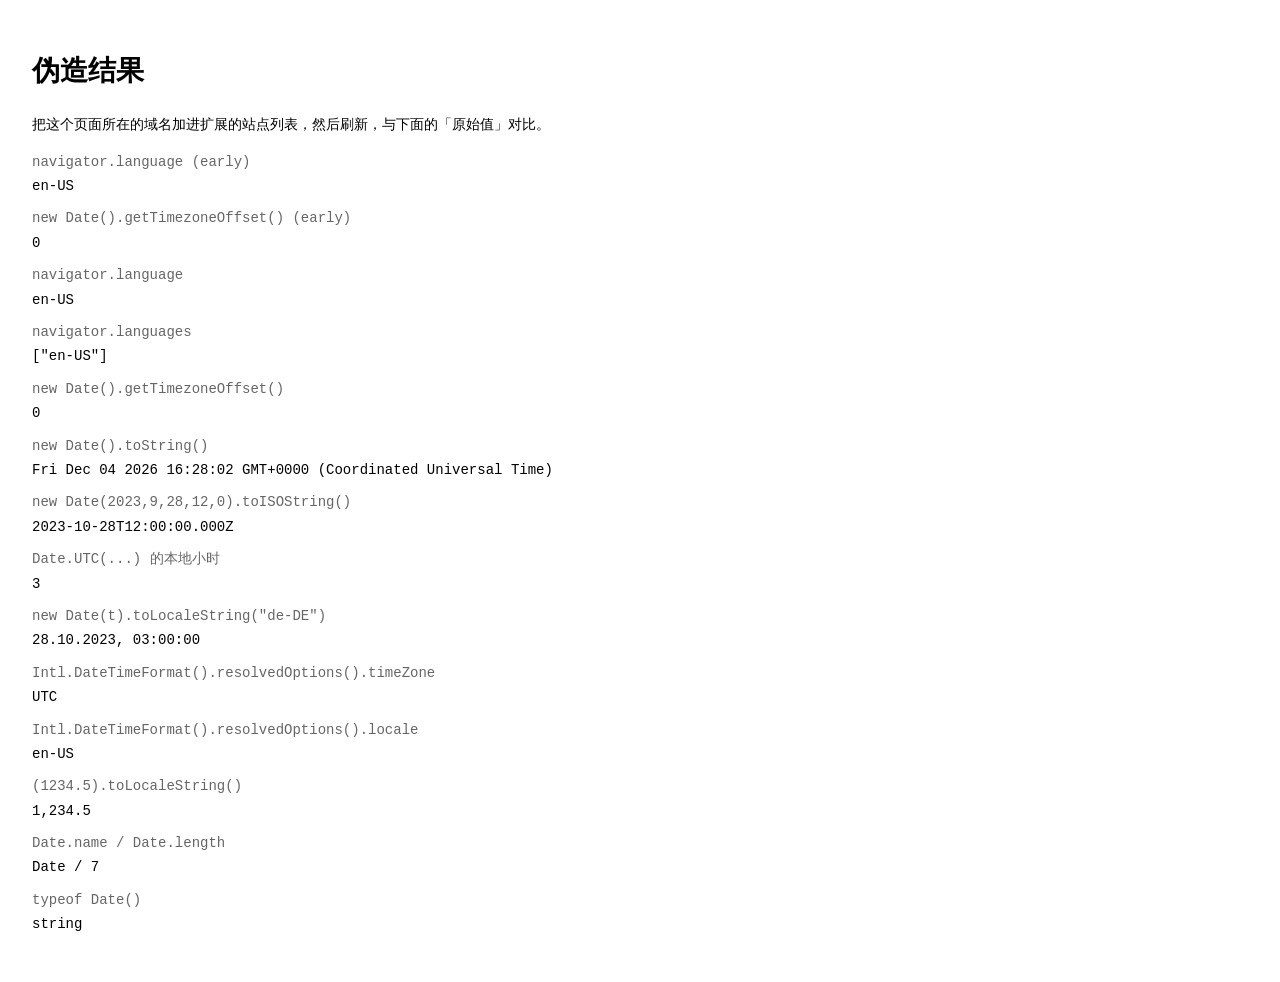
<file: test/fixture/index.html>
<!DOCTYPE html>
<html lang="en">
<head>
  <meta charset="utf-8">
  <title>LTS fixture</title>
  <style>
    body { font: 14px/1.6 ui-monospace, SFMono-Regular, Menlo, Consolas, monospace; padding: 24px; }
    dt { color: #666; margin-top: 10px; }
    dd { margin: 2px 0 0; }
  </style>
</head>
<body>
<h1>伪造结果</h1>
<p>把这个页面所在的域名加进扩展的站点列表，然后刷新，与下面的「原始值」对比。</p>
<dl id="out"></dl>

<script>
  // 页面自身的第一段脚本：验证 document_start 阶段的同步可用性
  const early = {
    'navigator.language (early)': navigator.language,
    'new Date().getTimezoneOffset() (early)': String(new Date().getTimezoneOffset())
  };

  const t = Date.UTC(2023, 9, 28, 3, 0); // 2023-10-28T03:00:00Z
  const rows = Object.assign(early, {
    'navigator.language': navigator.language,
    'navigator.languages': JSON.stringify(navigator.languages),
    'new Date().getTimezoneOffset()': String(new Date().getTimezoneOffset()),
    'new Date().toString()': String(new Date()),
    'new Date(2023,9,28,12,0).toISOString()': new Date(2023, 9, 28, 12, 0).toISOString(),
    'Date.UTC(...) 的本地小时': String(new Date(t).getHours()),
    'new Date(t).toLocaleString("de-DE")': new Date(t).toLocaleString('de-DE'),
    'Intl.DateTimeFormat().resolvedOptions().timeZone': new Intl.DateTimeFormat().resolvedOptions().timeZone,
    'Intl.DateTimeFormat().resolvedOptions().locale': new Intl.DateTimeFormat().resolvedOptions().locale,
    '(1234.5).toLocaleString()': (1234.5).toLocaleString(),
    'Date.name / Date.length': Date.name + ' / ' + Date.length,
    'typeof Date()': typeof Date()
  });

  const out = document.getElementById('out');
  for (const [key, value] of Object.entries(rows)) {
    const dt = document.createElement('dt');
    dt.textContent = key;
    const dd = document.createElement('dd');
    dd.textContent = value;
    out.append(dt, dd);
  }

  document.title = 'LTS fixture ' + navigator.language + ' ' + new Date().getTimezoneOffset();
</script>
</body>
</html>
</file>
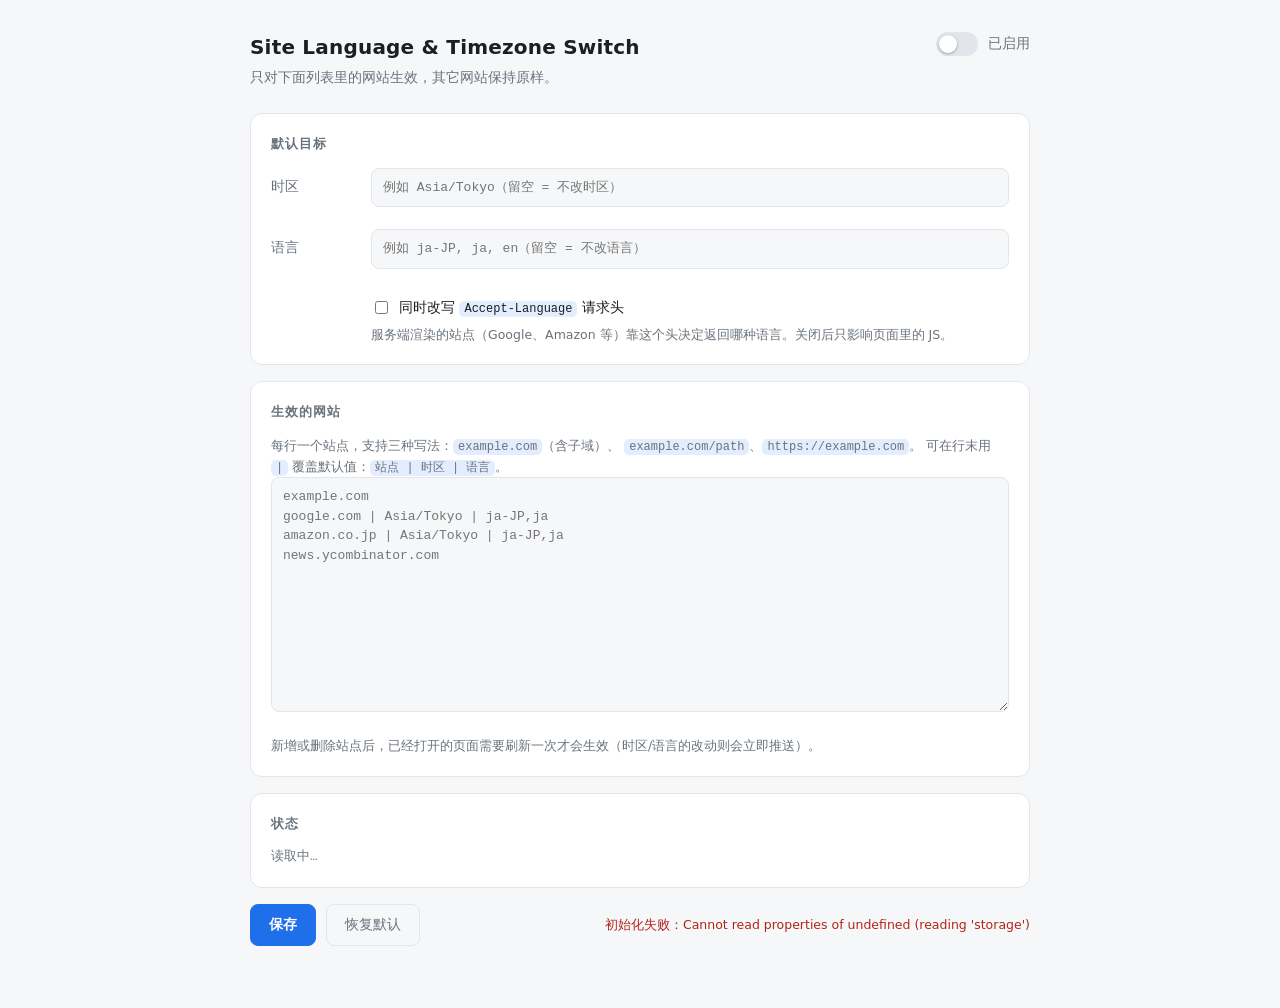
<file: options/options.html>
<!DOCTYPE html>
<html lang="zh-CN">
<head>
  <meta charset="utf-8">
  <meta name="viewport" content="width=device-width, initial-scale=1">
  <title>Site Language &amp; Timezone Switch — 设置</title>
  <link rel="stylesheet" href="options.css">
</head>
<body>
<main>
  <header>
    <div>
      <h1>Site Language &amp; Timezone Switch</h1>
      <p class="sub">只对下面列表里的网站生效，其它网站保持原样。</p>
    </div>
    <label class="switch" title="总开关">
      <input type="checkbox" id="enabled">
      <span class="track"><span class="thumb"></span></span>
      <em id="enabled-label">已启用</em>
    </label>
  </header>

  <section>
    <h2>默认目标</h2>

    <div class="row">
      <label for="timezone">时区</label>
      <div class="field">
        <input id="timezone" list="tz-list" spellcheck="false" autocomplete="off"
               placeholder="例如 Asia/Tokyo（留空 = 不改时区）">
        <datalist id="tz-list"></datalist>
        <p class="hint" id="tz-preview"></p>
      </div>
    </div>

    <div class="row">
      <label for="languages">语言</label>
      <div class="field">
        <input id="languages" spellcheck="false" autocomplete="off"
               placeholder="例如 ja-JP, ja, en（留空 = 不改语言）">
        <p class="hint" id="lang-preview"></p>
      </div>
    </div>

    <div class="row">
      <label></label>
      <div class="field">
        <label class="check">
          <input type="checkbox" id="rewriteHeader">
          <span>同时改写 <code>Accept-Language</code> 请求头</span>
        </label>
        <p class="hint">服务端渲染的站点（Google、Amazon 等）靠这个头决定返回哪种语言。关闭后只影响页面里的 JS。</p>
      </div>
    </div>
  </section>

  <section>
    <h2>生效的网站</h2>
    <p class="hint">
      每行一个站点，支持三种写法：<code>example.com</code>（含子域）、
      <code>example.com/path</code>、<code>https://example.com</code>。
      可在行末用 <code>|</code> 覆盖默认值：<code>站点 | 时区 | 语言</code>。
    </p>
    <textarea id="sites" rows="11" spellcheck="false" placeholder="example.com
google.com | Asia/Tokyo | ja-JP,ja
amazon.co.jp | Asia/Tokyo | ja-JP,ja
news.ycombinator.com"></textarea>
    <ul id="sites-preview" class="preview"></ul>
    <p class="hint">新增或删除站点后，已经打开的页面需要刷新一次才会生效（时区/语言的改动则会立即推送）。</p>
  </section>

  <section>
    <h2>状态</h2>
    <div id="diagnostics" class="diag">读取中…</div>
  </section>

  <footer>
    <button id="save" class="primary">保存</button>
    <button id="reset" class="ghost">恢复默认</button>
    <span id="status"></span>
  </footer>
</main>

<script src="../common.js"></script>
<script src="options.js"></script>
</body>
</html>
</file>
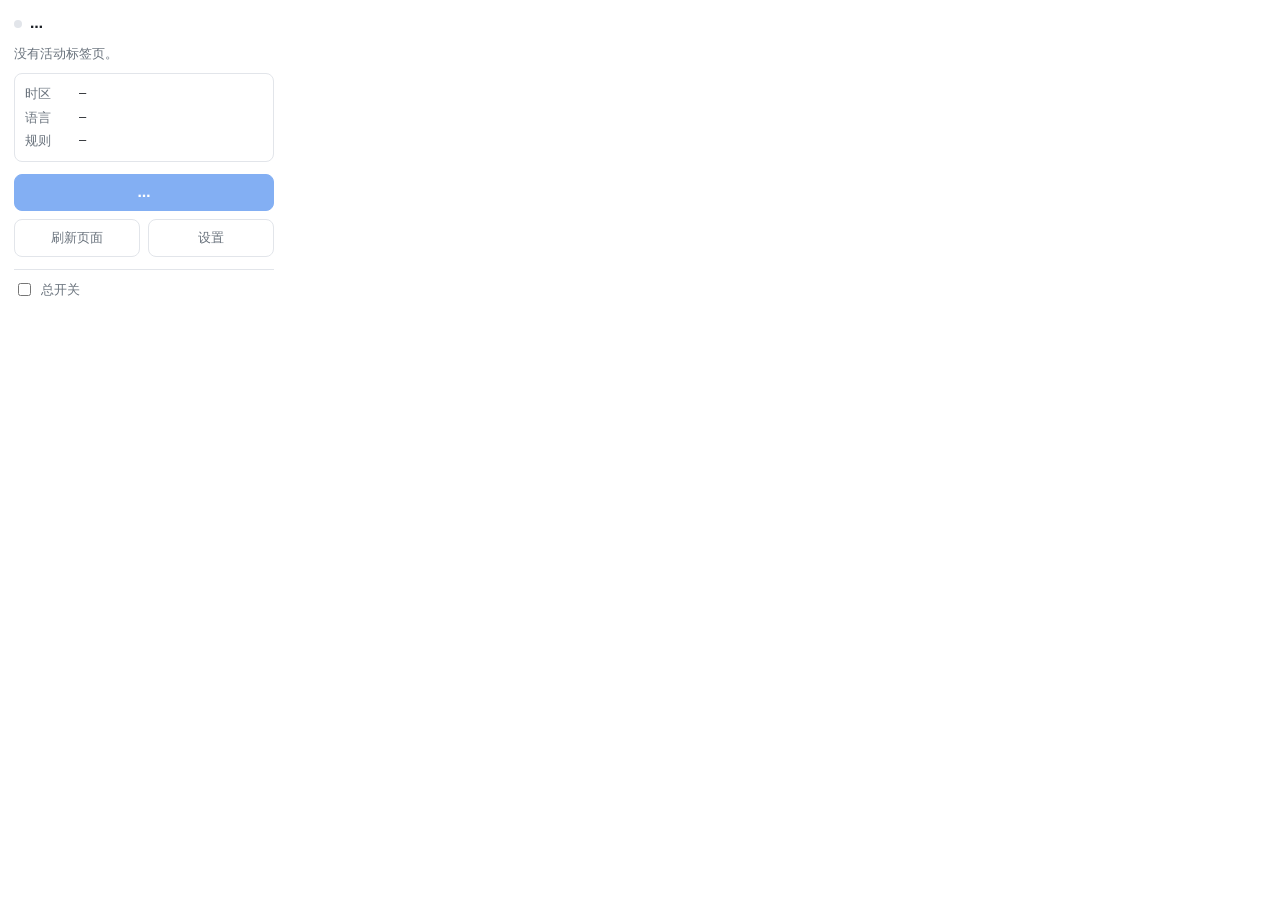
<file: popup/popup.html>
<!DOCTYPE html>
<html lang="zh-CN">
<head>
  <meta charset="utf-8">
  <title>Language &amp; Timezone Switch</title>
  <link rel="stylesheet" href="popup.css">
</head>
<body>
  <header>
    <span class="dot" id="dot"></span>
    <span class="domain" id="domain">…</span>
  </header>

  <div class="state" id="state">读取中…</div>

  <dl class="kv" id="kv" hidden>
    <dt>时区</dt><dd id="tz">—</dd>
    <dt>语言</dt><dd id="lang">—</dd>
    <dt>规则</dt><dd id="rule">—</dd>
  </dl>

  <button id="toggle" class="primary" disabled>…</button>

  <div class="row">
    <button id="reload" class="ghost">刷新页面</button>
    <button id="options" class="ghost">设置</button>
  </div>

  <label class="master">
    <input type="checkbox" id="enabled">
    <span>总开关</span>
  </label>

  <script src="../common.js"></script>
  <script src="popup.js"></script>
</body>
</html>
</file>
<file: options/options.css>
:root {
  color-scheme: light dark;

  --bg: #f6f7f9;
  --panel: #ffffff;
  --text: #1b1f24;
  --muted: #6a737d;
  --line: #e2e5ea;
  --accent: #1f6feb;
  --accent-text: #ffffff;
  --danger: #b42318;
  --ok: #17803d;
}

@media (prefers-color-scheme: dark) {
  :root {
    --bg: #14171c;
    --panel: #1b1f26;
    --text: #e6e9ee;
    --muted: #98a1ad;
    --line: #2c333d;
    --accent: #4c8dff;
    --accent-text: #0b1220;
    --danger: #ff7b72;
    --ok: #4ac26b;
  }
}

* { box-sizing: border-box; }

body {
  margin: 0;
  padding: 32px 16px 64px;
  background: var(--bg);
  color: var(--text);
  font: 14px/1.55 system-ui, -apple-system, "Segoe UI", "PingFang SC", "Microsoft YaHei", sans-serif;
}

main {
  max-width: 780px;
  margin: 0 auto;
}

header {
  display: flex;
  align-items: flex-start;
  justify-content: space-between;
  gap: 24px;
  margin-bottom: 24px;
}

h1 {
  margin: 0 0 4px;
  font-size: 20px;
  letter-spacing: 0.2px;
}

h2 {
  margin: 0 0 14px;
  font-size: 13px;
  font-weight: 600;
  letter-spacing: 0.08em;
  text-transform: uppercase;
  color: var(--muted);
}

.sub { margin: 0; color: var(--muted); }

section {
  background: var(--panel);
  border: 1px solid var(--line);
  border-radius: 12px;
  padding: 20px;
  margin-bottom: 16px;
}

.row {
  display: grid;
  grid-template-columns: 88px 1fr;
  gap: 12px;
  align-items: start;
  margin-bottom: 16px;
}

.row:last-child { margin-bottom: 0; }

.row > label {
  padding-top: 8px;
  color: var(--muted);
  font-weight: 500;
}

.field { min-width: 0; }

input[type="text"], input:not([type]), textarea {
  width: 100%;
  padding: 9px 11px;
  border: 1px solid var(--line);
  border-radius: 8px;
  background: var(--bg);
  color: var(--text);
  font: 13px/1.5 ui-monospace, SFMono-Regular, Menlo, Consolas, monospace;
}

input:not([type]):focus, textarea:focus {
  outline: 2px solid color-mix(in srgb, var(--accent) 45%, transparent);
  outline-offset: 1px;
  border-color: var(--accent);
}

textarea { resize: vertical; min-height: 160px; }

.hint {
  margin: 6px 0 0;
  color: var(--muted);
  font-size: 12.5px;
}

.hint.bad, .bad { color: var(--danger); }
.hint.good, .good { color: var(--ok); }

code {
  padding: 1px 5px;
  border-radius: 5px;
  background: color-mix(in srgb, var(--accent) 12%, transparent);
  font-family: ui-monospace, SFMono-Regular, Menlo, Consolas, monospace;
  font-size: 12px;
}

.check {
  display: flex;
  align-items: center;
  gap: 8px;
  padding-top: 6px;
  cursor: pointer;
}

/* 预览列表 */
.preview {
  list-style: none;
  margin: 12px 0 0;
  padding: 0;
  display: flex;
  flex-direction: column;
  gap: 6px;
}

.preview li {
  display: flex;
  flex-wrap: wrap;
  gap: 8px;
  align-items: baseline;
  padding: 7px 10px;
  border: 1px solid var(--line);
  border-radius: 8px;
  background: var(--bg);
  font-size: 12.5px;
}

.preview .pat {
  font-family: ui-monospace, SFMono-Regular, Menlo, Consolas, monospace;
  color: var(--accent);
}

.preview .tag {
  padding: 0 6px;
  border-radius: 999px;
  background: color-mix(in srgb, var(--accent) 14%, transparent);
  color: var(--accent);
}

.preview .note { color: var(--muted); }

/* 开关 */
.switch {
  display: inline-flex;
  align-items: center;
  gap: 10px;
  cursor: pointer;
  user-select: none;
}

.switch input { position: absolute; opacity: 0; pointer-events: none; }

.switch .track {
  width: 42px;
  height: 24px;
  border-radius: 999px;
  background: var(--line);
  padding: 3px;
  transition: background 0.15s ease;
  display: inline-block;
}

.switch .thumb {
  display: block;
  width: 18px;
  height: 18px;
  border-radius: 50%;
  background: #fff;
  transition: transform 0.15s ease;
  box-shadow: 0 1px 3px rgba(0, 0, 0, 0.3);
}

.switch input:checked + .track { background: var(--accent); }
.switch input:checked + .track .thumb { transform: translateX(18px); }
.switch em { font-style: normal; color: var(--muted); }

/* 诊断 */
.diag {
  font-family: ui-monospace, SFMono-Regular, Menlo, Consolas, monospace;
  font-size: 12.5px;
  white-space: pre-wrap;
  color: var(--muted);
}

/* 按钮 */
footer {
  display: flex;
  align-items: center;
  gap: 10px;
  margin-top: 4px;
}

button {
  padding: 9px 18px;
  border-radius: 8px;
  border: 1px solid var(--line);
  background: var(--panel);
  color: var(--text);
  font: inherit;
  cursor: pointer;
}

button:hover { border-color: var(--accent); }

button.primary {
  background: var(--accent);
  border-color: var(--accent);
  color: var(--accent-text);
  font-weight: 600;
}

button.ghost { background: transparent; color: var(--muted); }

#status { margin-left: auto; color: var(--muted); font-size: 12.5px; }
#status.good { color: var(--ok); }
#status.bad { color: var(--danger); }
</file>
<file: popup/popup.css>
:root {
  color-scheme: light dark;
  --bg: #ffffff;
  --text: #1b1f24;
  --muted: #6a737d;
  --line: #e2e5ea;
  --accent: #1f6feb;
  --accent-text: #ffffff;
  --ok: #17803d;
  --danger: #b42318;
}

@media (prefers-color-scheme: dark) {
  :root {
    --bg: #1b1f26;
    --text: #e6e9ee;
    --muted: #98a1ad;
    --line: #2c333d;
    --accent: #4c8dff;
    --accent-text: #0b1220;
    --ok: #4ac26b;
    --danger: #ff7b72;
  }
}

* { box-sizing: border-box; }

body {
  width: 288px;
  margin: 0;
  padding: 14px;
  background: var(--bg);
  color: var(--text);
  font: 13px/1.5 system-ui, -apple-system, "Segoe UI", "PingFang SC", "Microsoft YaHei", sans-serif;
}

header {
  display: flex;
  align-items: center;
  gap: 8px;
  margin-bottom: 10px;
}

.dot {
  width: 8px;
  height: 8px;
  border-radius: 50%;
  background: var(--line);
  flex: none;
}

.dot.on { background: var(--ok); }

.domain {
  font-weight: 600;
  overflow: hidden;
  text-overflow: ellipsis;
  white-space: nowrap;
}

.state {
  margin-bottom: 10px;
  color: var(--muted);
}

.state.on { color: var(--ok); }

.kv {
  display: grid;
  grid-template-columns: 44px 1fr;
  gap: 4px 10px;
  margin: 0 0 12px;
  padding: 10px;
  border: 1px solid var(--line);
  border-radius: 8px;
}

.kv dt { color: var(--muted); }
.kv dd {
  margin: 0;
  font-family: ui-monospace, SFMono-Regular, Menlo, Consolas, monospace;
  font-size: 12px;
  word-break: break-all;
}

button {
  width: 100%;
  padding: 8px 12px;
  border-radius: 8px;
  border: 1px solid var(--line);
  background: transparent;
  color: var(--text);
  font: inherit;
  cursor: pointer;
}

button:disabled { opacity: 0.55; cursor: default; }
button:not(:disabled):hover { border-color: var(--accent); }

button.primary {
  background: var(--accent);
  border-color: var(--accent);
  color: var(--accent-text);
  font-weight: 600;
  margin-bottom: 8px;
}

.row {
  display: flex;
  gap: 8px;
}

.ghost { color: var(--muted); }

.master {
  display: flex;
  align-items: center;
  gap: 7px;
  margin-top: 12px;
  padding-top: 10px;
  border-top: 1px solid var(--line);
  color: var(--muted);
  cursor: pointer;
}
</file>
